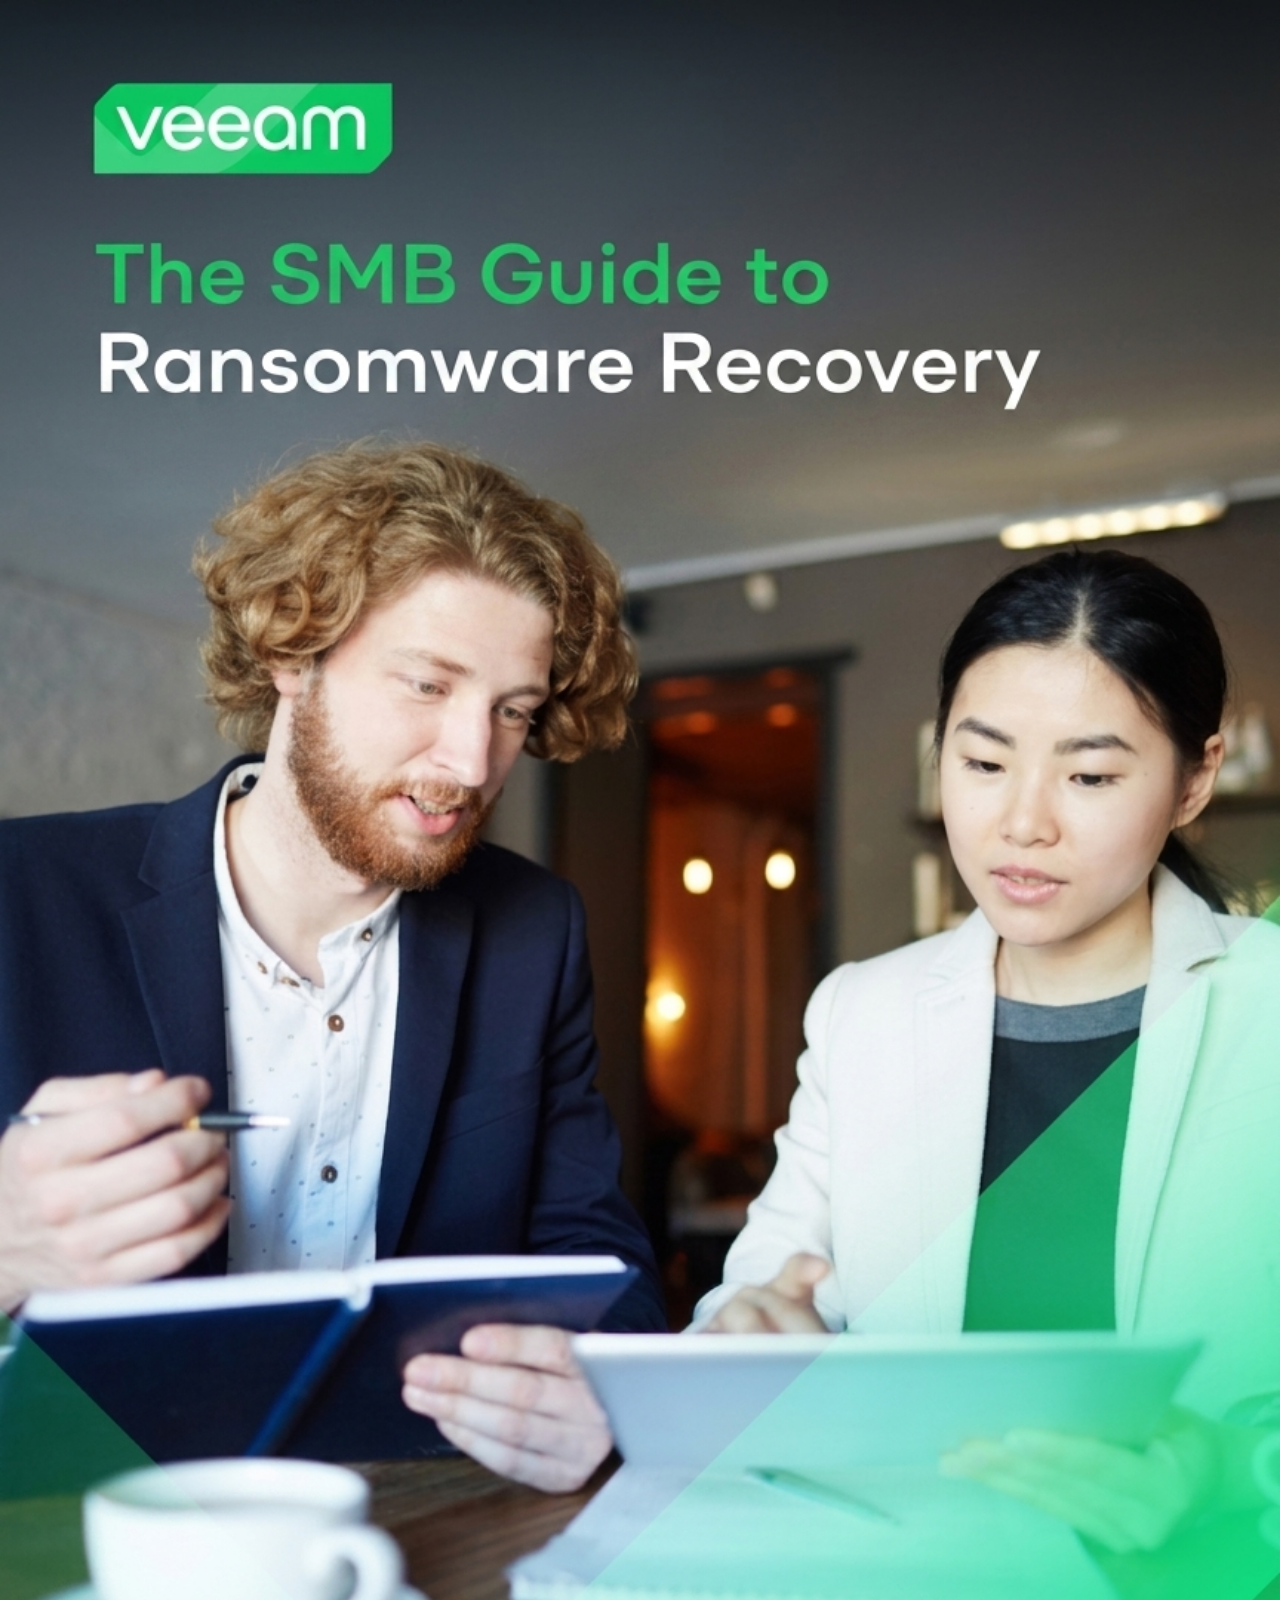
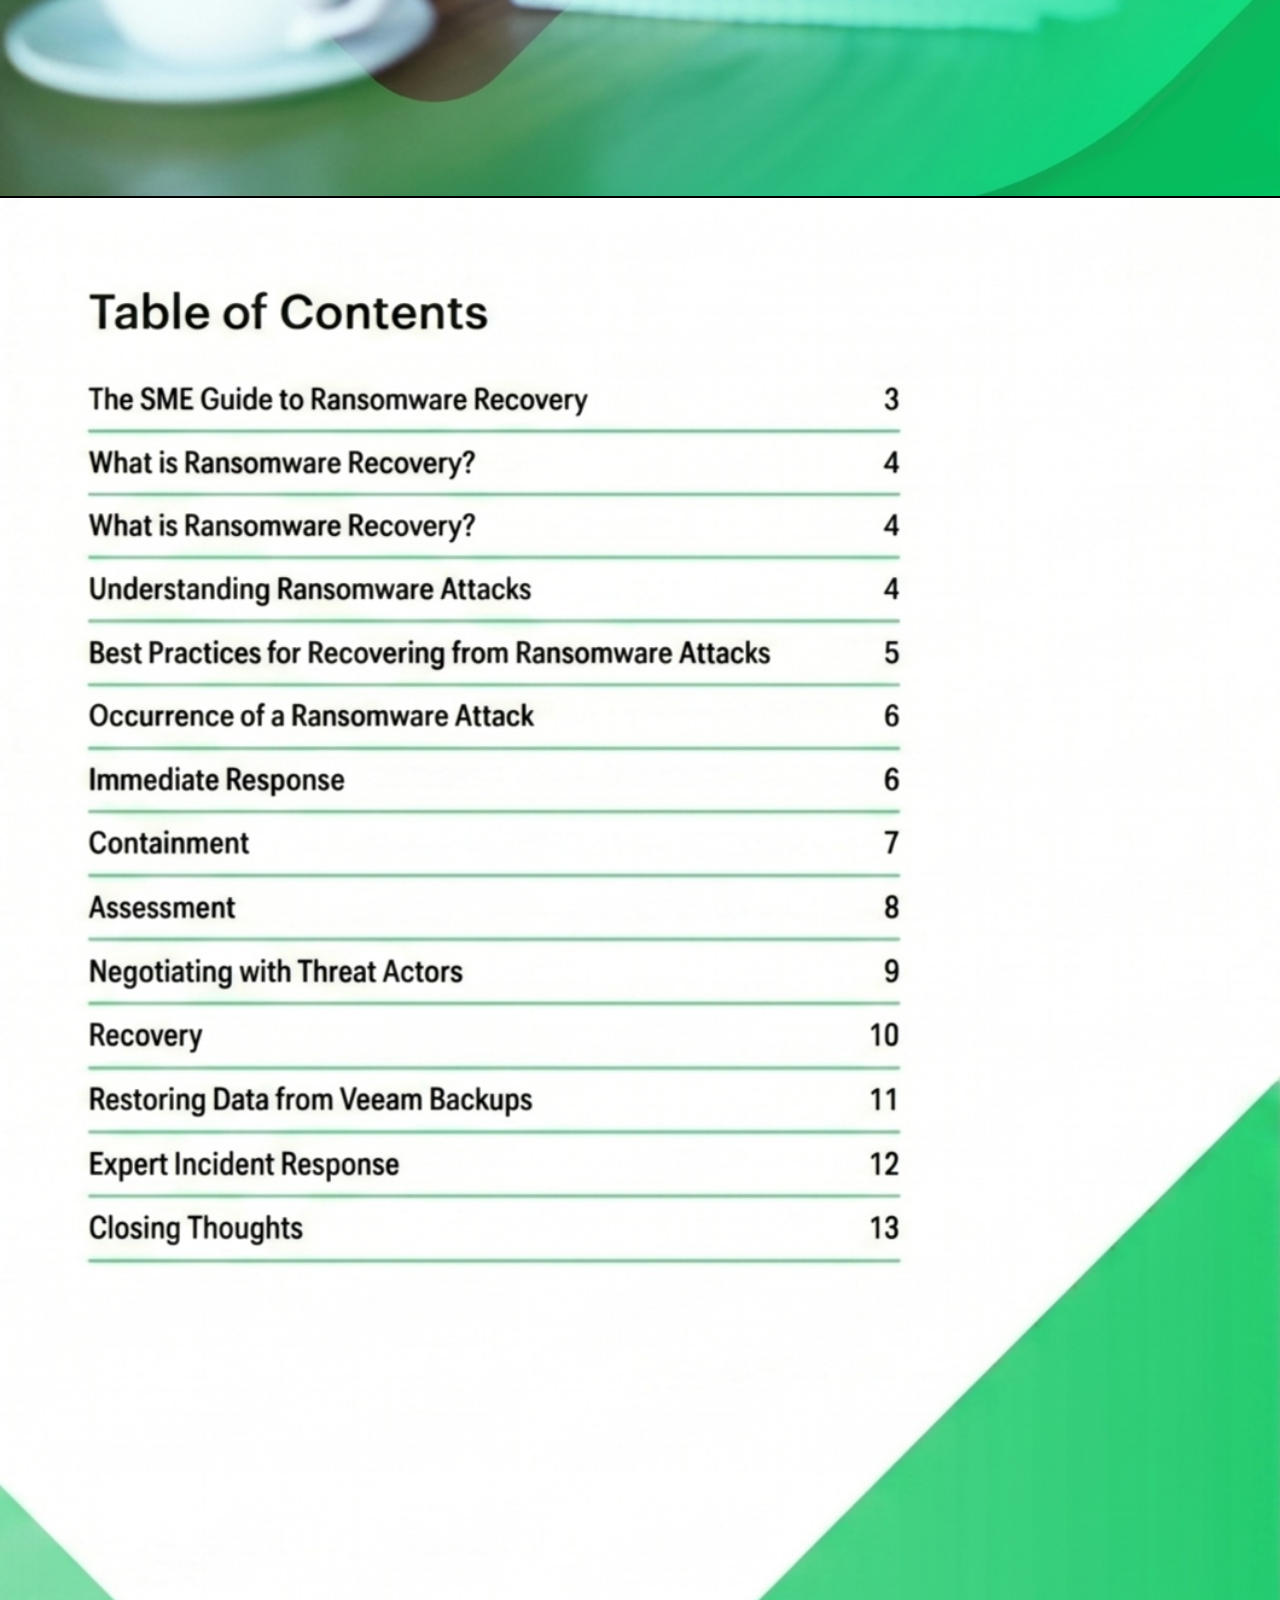
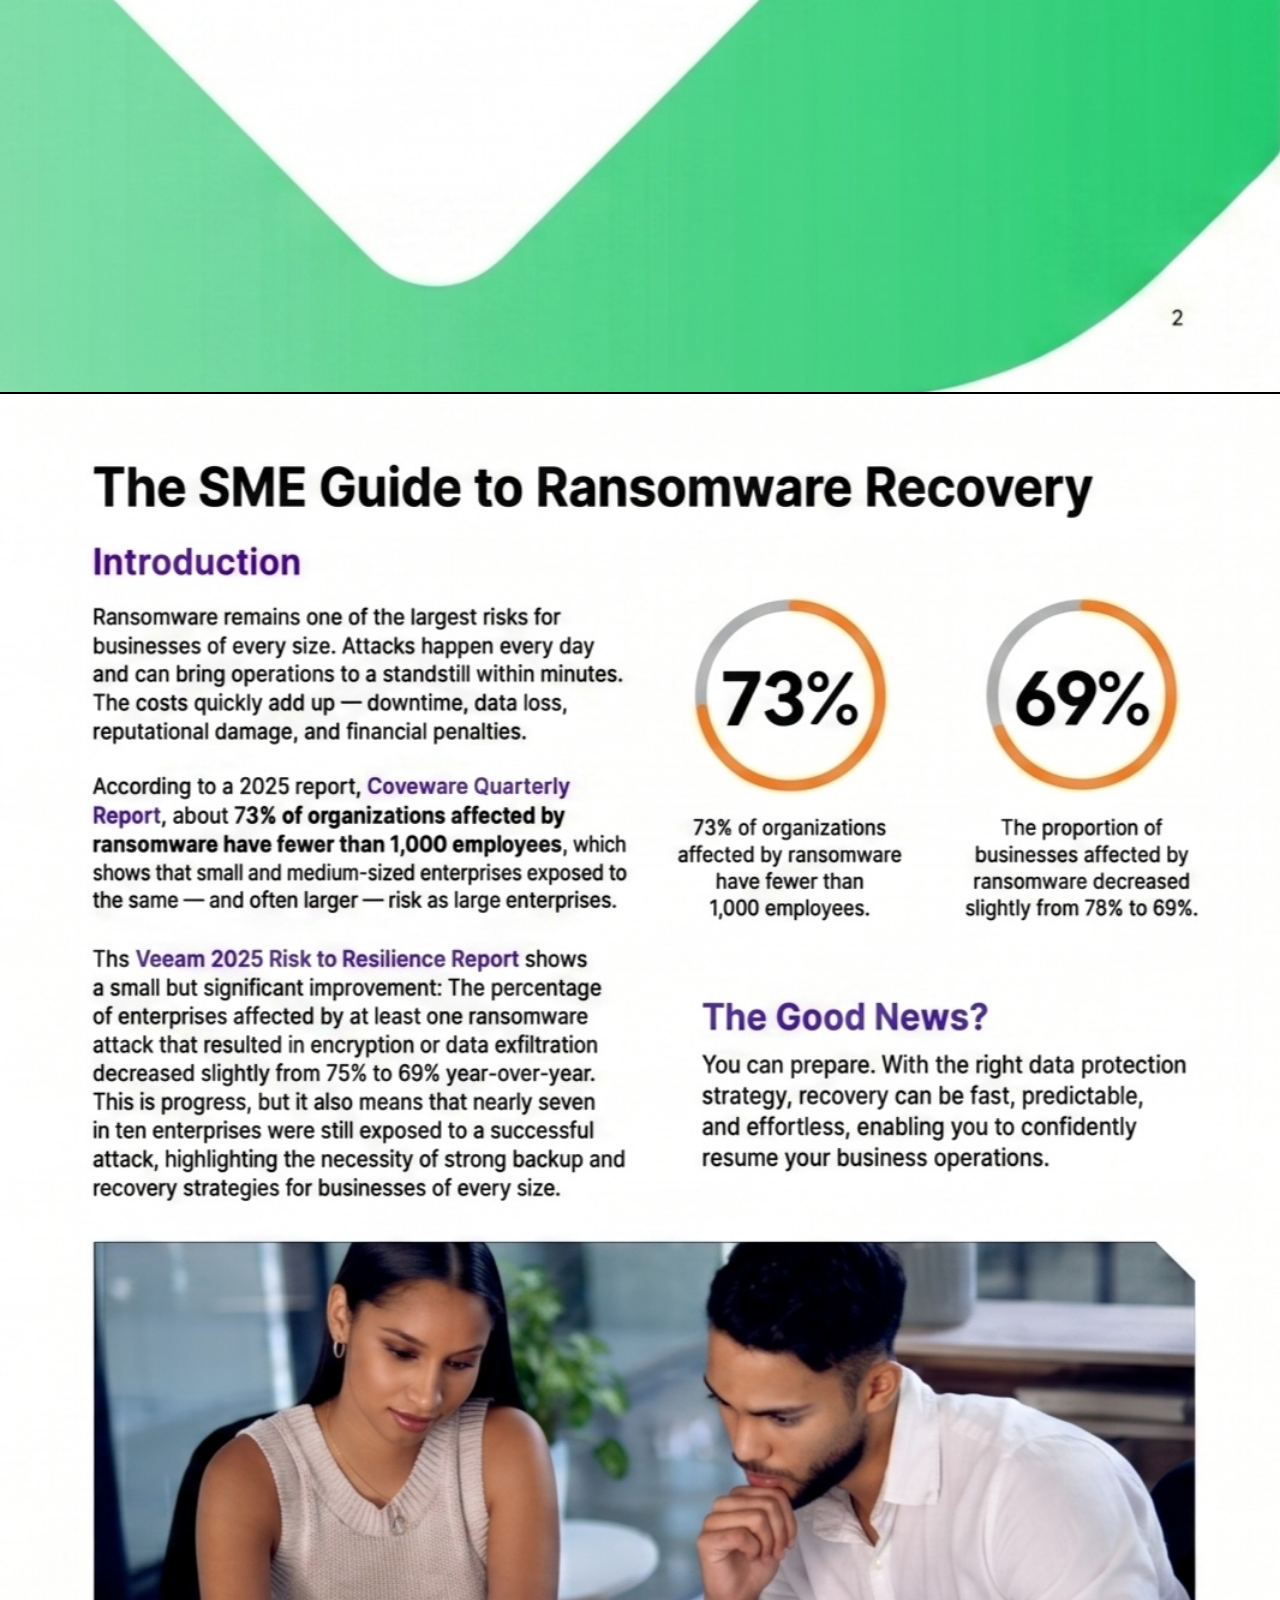
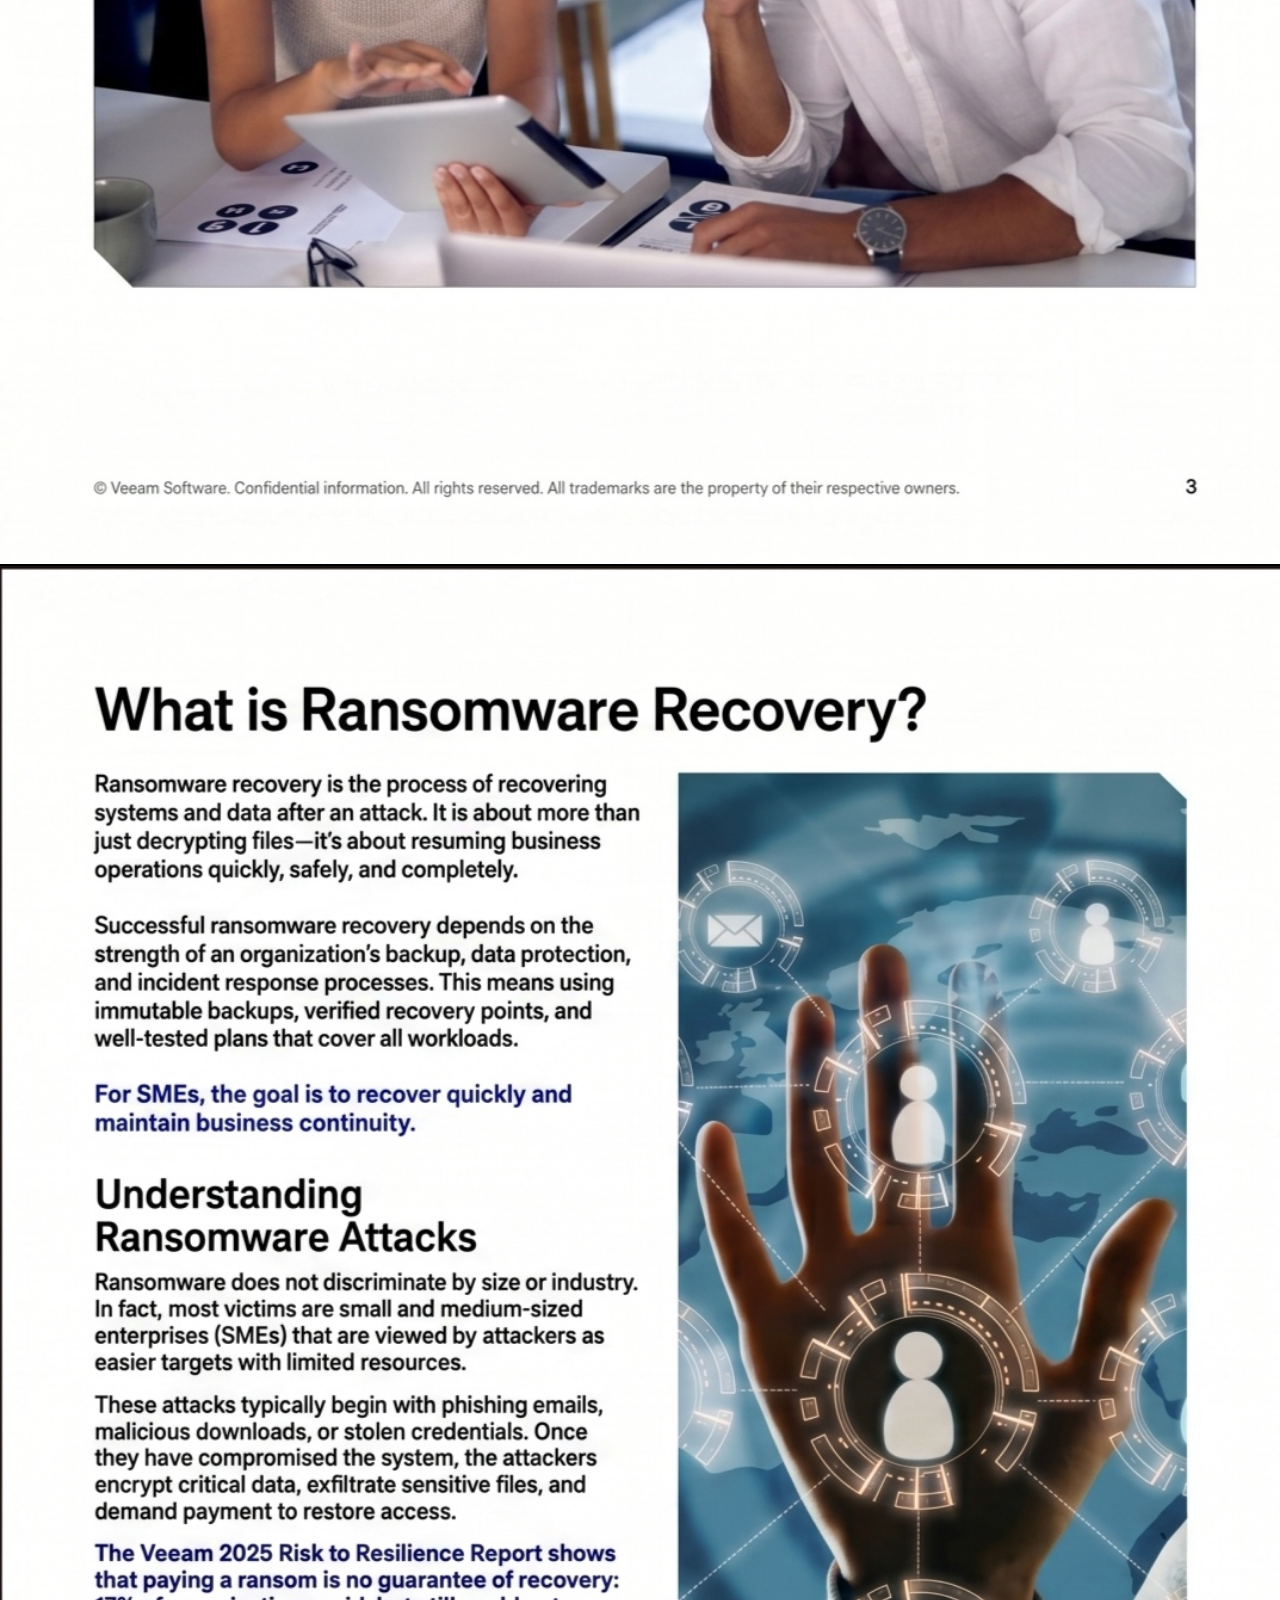
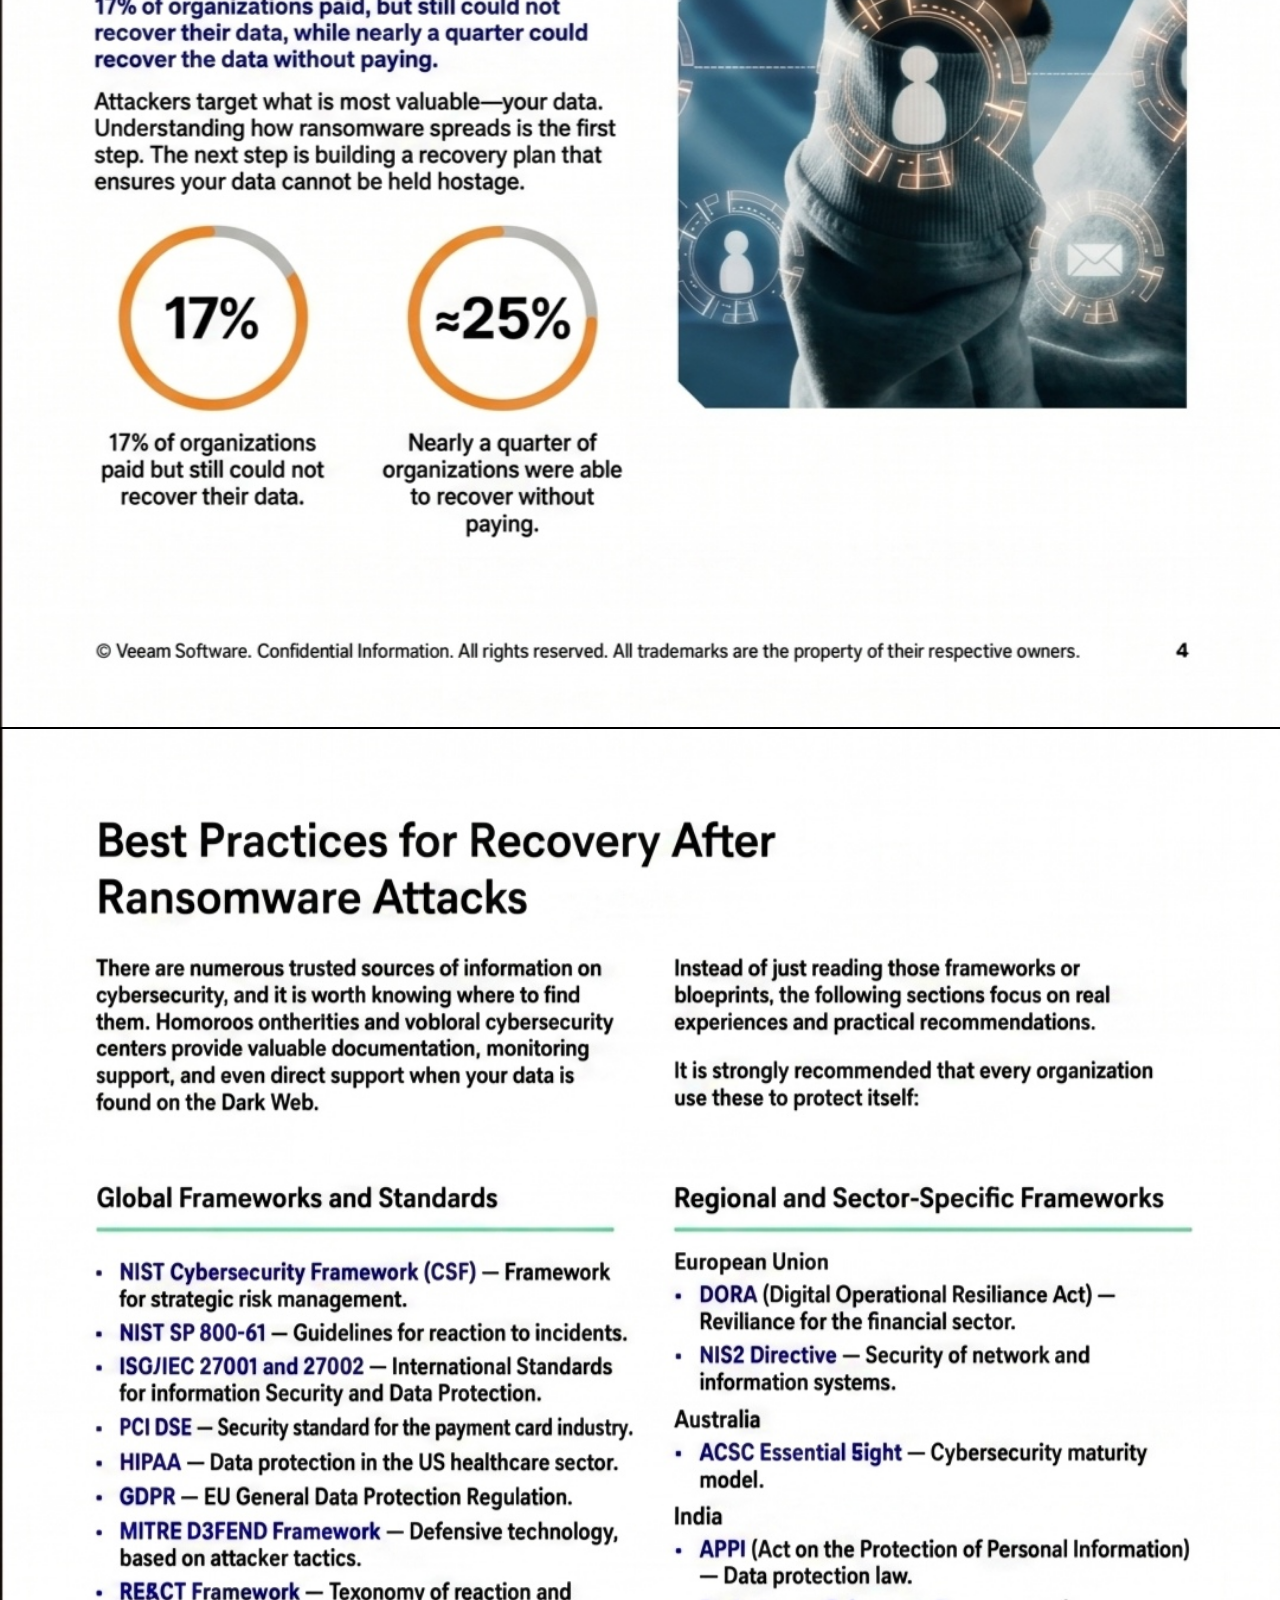
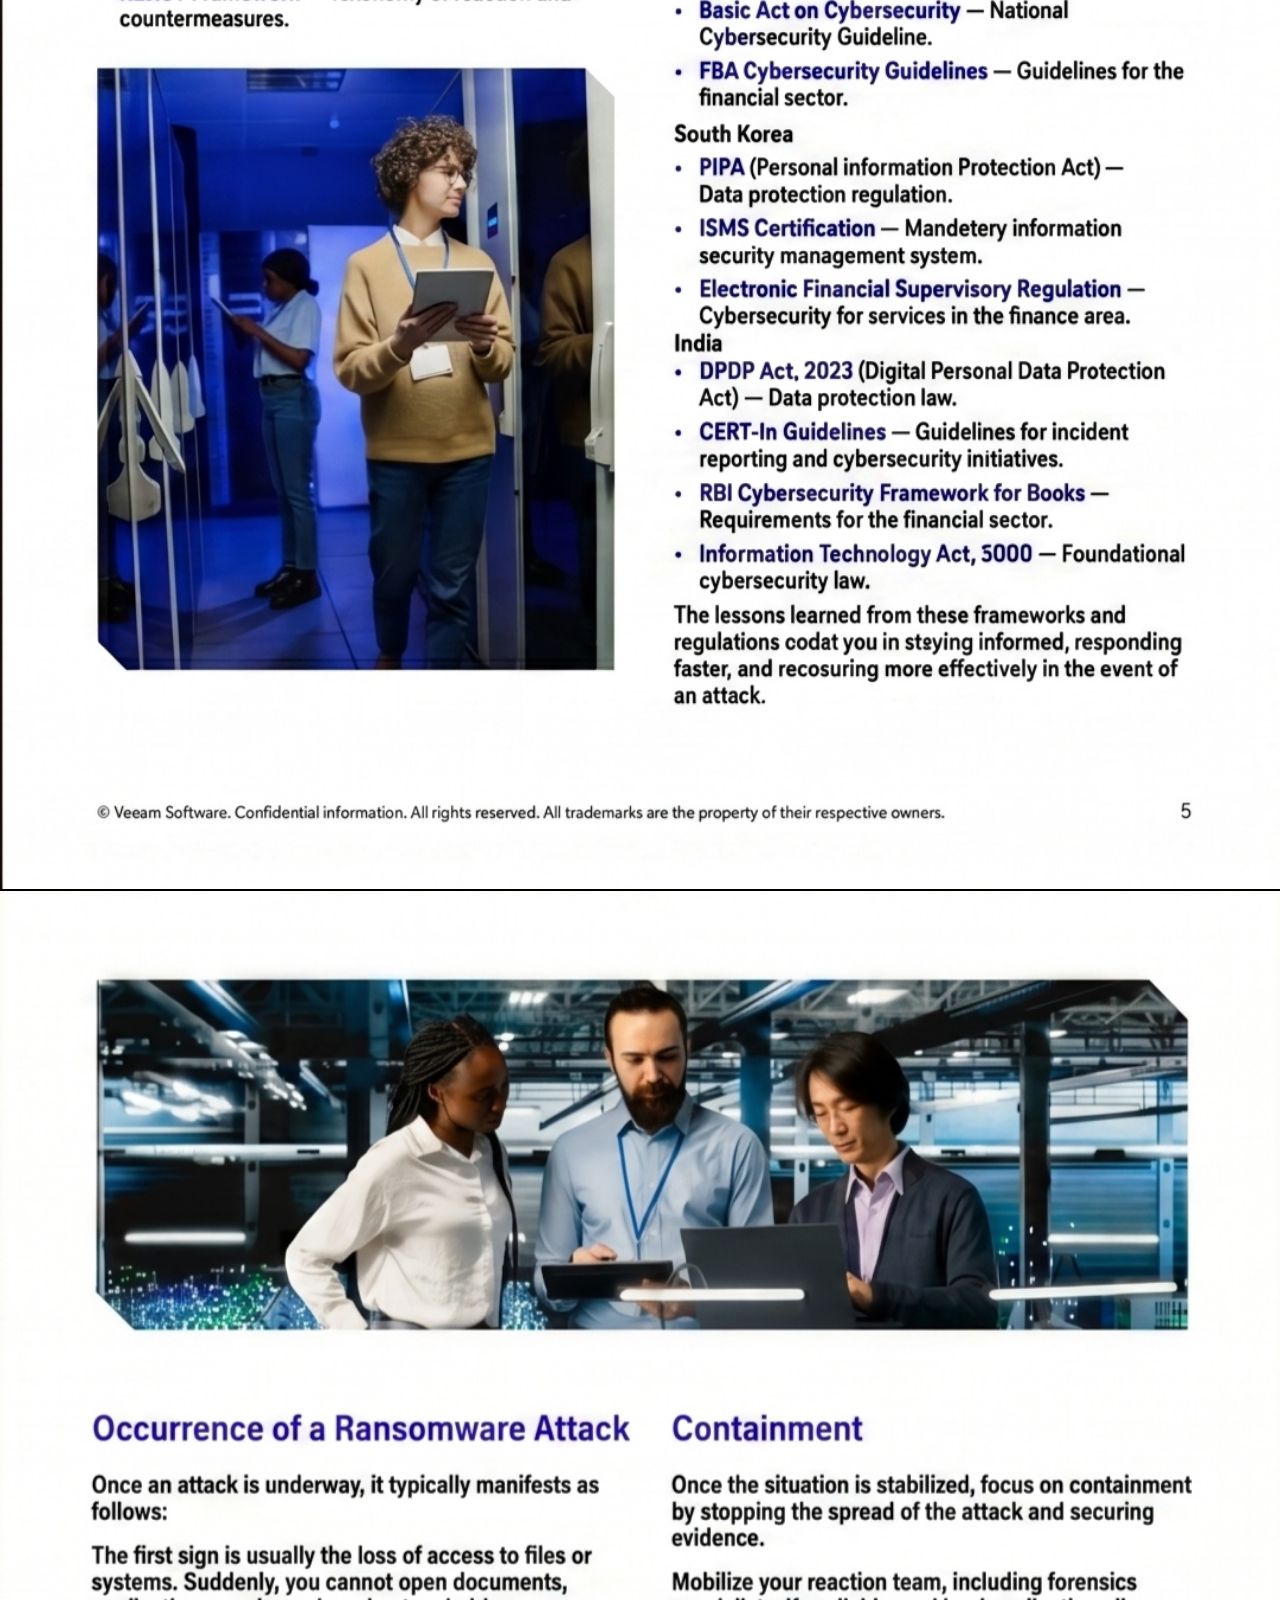
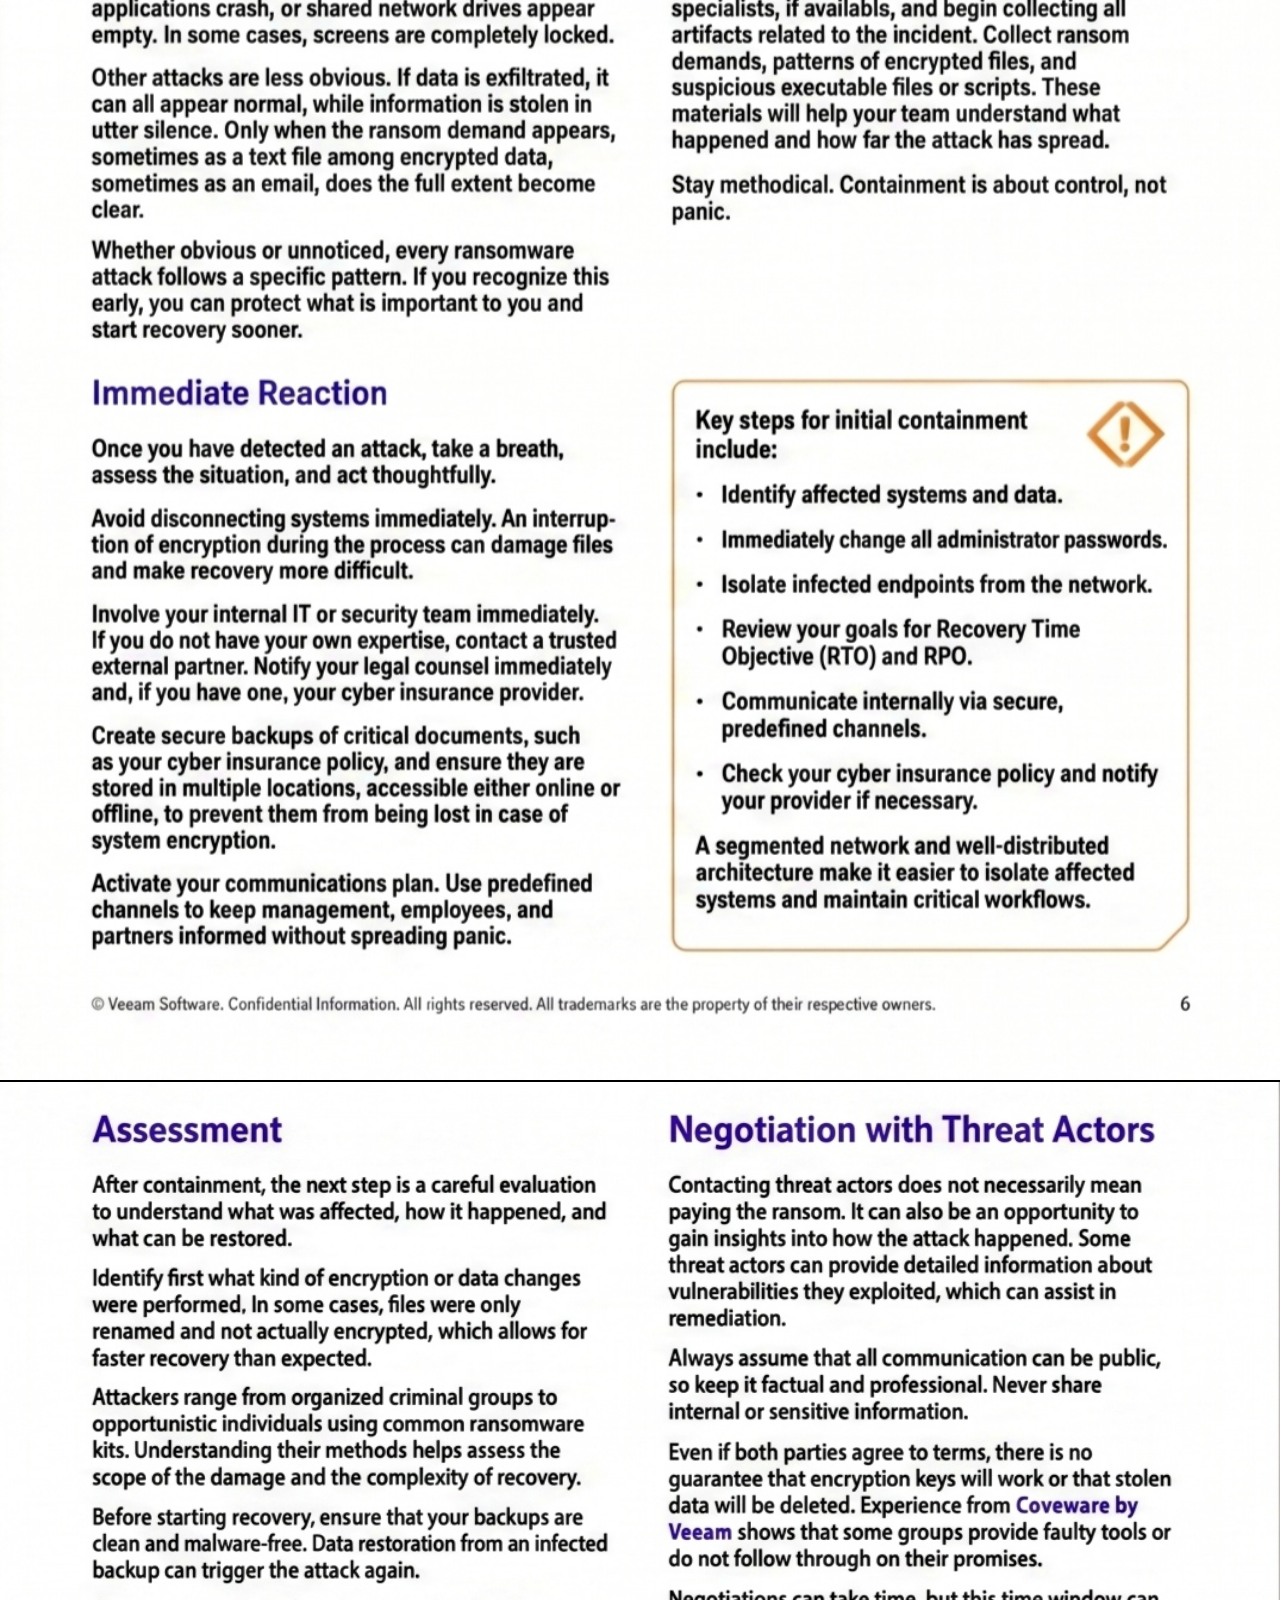
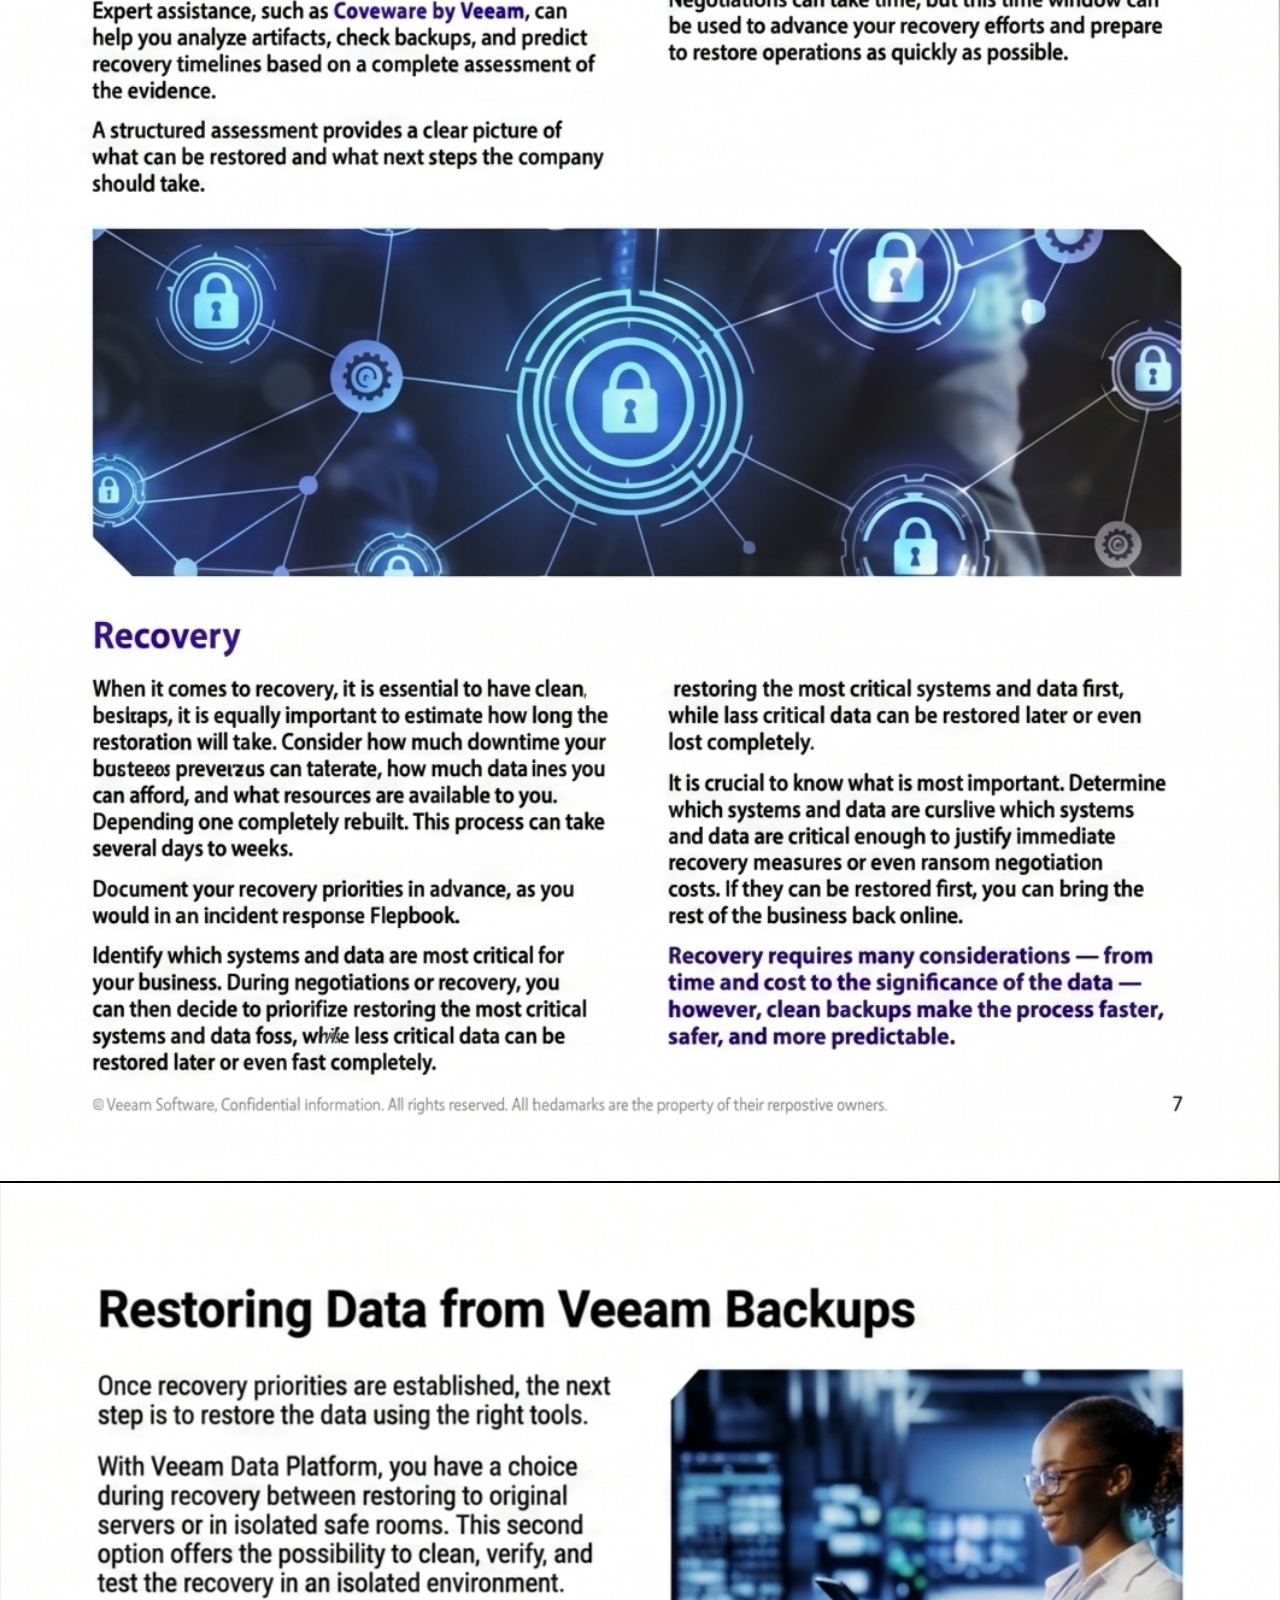
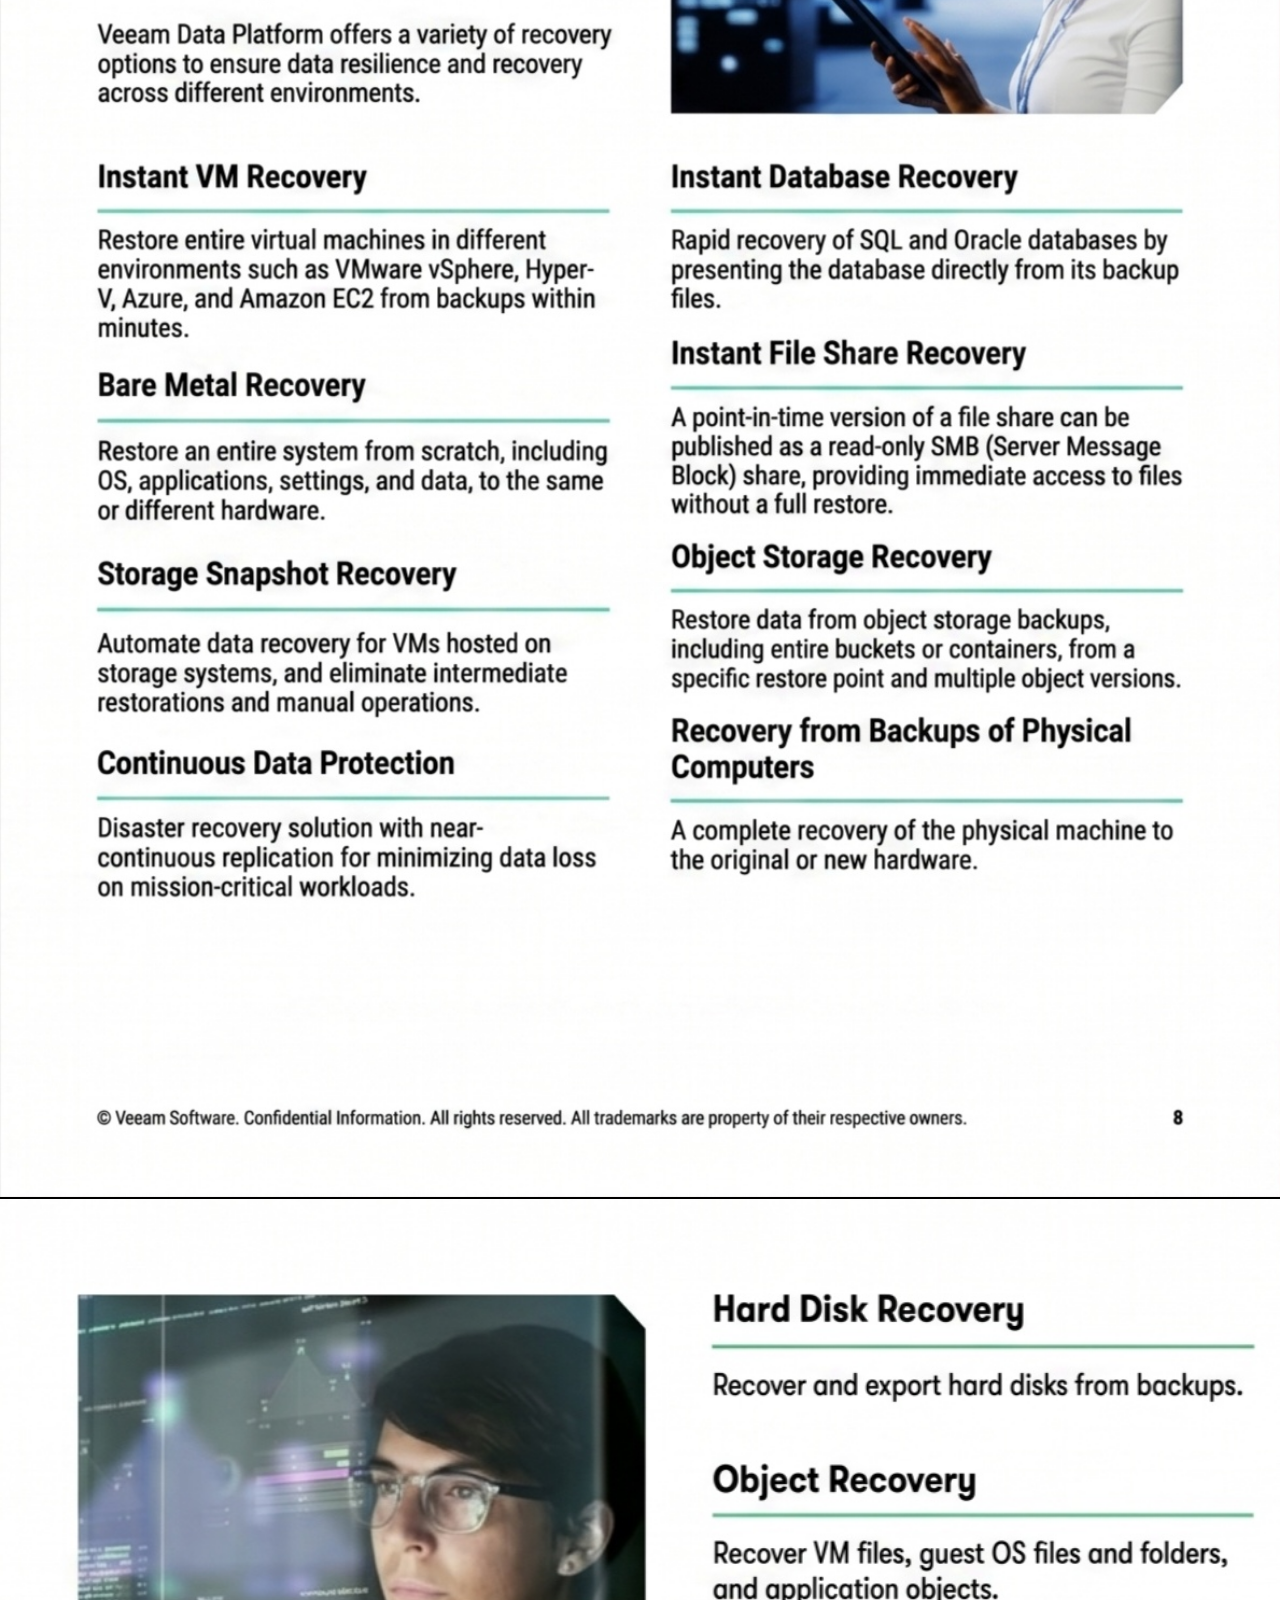
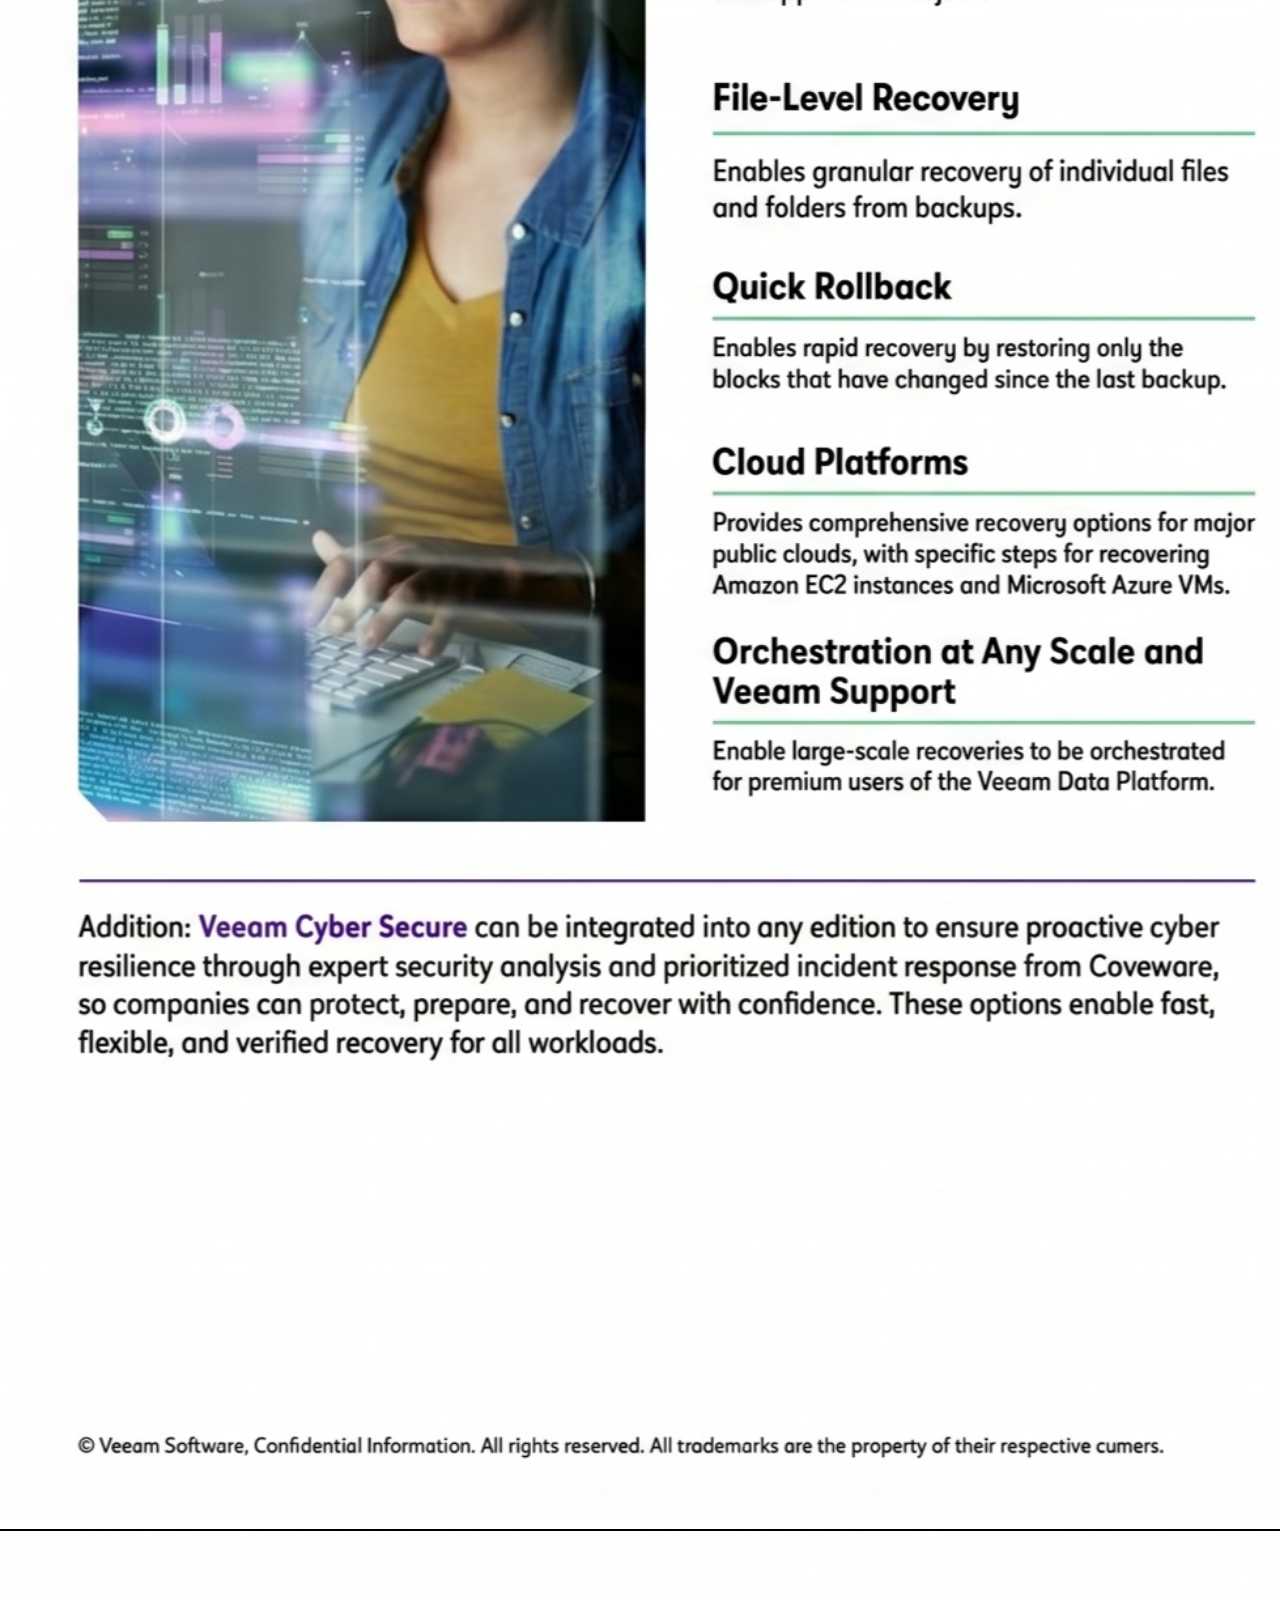
<file: index.html>
<!DOCTYPE html>
<html lang="en">
<head>
    <meta charset="UTF-8">
    <meta name="viewport" content="width=device-width, initial-scale=1.0">
    <title>veeam</title>
    <link rel="stylesheet" href="style.css">
</head>
<body>
    <div class="full-screen-viewer">
        <!-- <div class="container"> -->
    <img src="page1.png" id="1">
    <img src="page2.jpg" id="2">
    <img src="page3.jpg" id="3">
    <img src="page4.jpg" id="4">
    <img src="page5.jpg" id="5">
    <img src="page6.jpg" id="6">
    <img src="page7.jpg" id="7">
    <img src="page8.jpg" id="8">
    <img src="page9.jpg" id="9">
    <img src="page10.jpg" id="10">
    <img src="page11.jpg" id="11">
<div class="page-container">
        <img src="page12.jpg" id="12" class="page-img">
            
                <a href="https://www.veeam.com" class="overlay-link" style="top: 72.2%; left: 7.3%; width: 15%; height: 2.5%;"></a>
                    <a href="https://www.linkedin.com/company/veeam-software" class="overlay-link" style="top: 74.4%; left: 18%; width: 12%; height: 2.5%;"></a>
                        <a href="https://x.com/Veeam" class="overlay-link" style="top: 72.9%; left: 37.6%; width: 10%; height: 4%;"></a>
                        </div>
                        

     <!-- <img src="page12.png" id="12">
    <div class="text" ><a href="www.veeam.com"><u><b>www.veeam.com</b></u></a></div>
    <div class="linkedin"><a href="https://www.linkedin.com/company/veeam-software/"><u><b>@veeam-software</b></u></a></div>
    <div class="x"><a href="https://x.com/Veeam"><u><b>@veaam</b></u></a></div>
                         -->
</file>
<file: style.css>
*{
    margin: 0%;
    padding: 0%;
    box-sizing: border-box;
    border-bottom: solid 2px;
}
 
html, body{
    width: 100%;
    background-color: #ffffff;
    overflow-x: hidden;
}

.full-screen-viewer{
    width: 100%;
    display: flex;
    flex-direction: column;
    margin: 0%;
    padding: 0%;
}

.contanier{
    position: absolute;
}

#1{
        width: 100%;
            height: 500px;
                background-size: cover;
}
#2{
    width: 100%;
    height: 500px;
    background-size: cover;
    border: 5px;
}

#3{
        width: 100%;
            height: 500px;
                background-size: cover;
                }
/* The container must be relative so the links position themselves inside it */
.page-container {
    position: relative;
        display: inline-block; /* Keeps the container the exact size of the image */
            width: 100%;           /* Or whatever width your layout uses */
            }

            /* Ensure the image behaves properly */
            .page-img {
                display: block;
                    width: 100%;
                        height: auto;
                        }

                        /* The invisible clickable boxes */
                        .overlay-link {
                            text-decoration: none;
                            display:flex;
                            position: absolute;
                                /* Optional: uncomment the line below while debugging to see where the box is */
                                    /* background: rgba(255, 0, 0, 0.3); */ 
                                        cursor: pointer;
                                            z-index: 10;
                                            }






/*.text{
    position: relative;
    left: 17%;
    bottom: 35%;
    font-weight: 400;
    text-decoration: none;

}

.linkedin{
    position: relative;
    bottom: 34%;
    left: 17%;
    font-weight: 900;
    text-decoration: none;
}
.x{
    position: relative;
    bottom: 25%;
    left: 25%;
    font-weight: 900;
    text-decoration: none;
    
}/*
</file>
